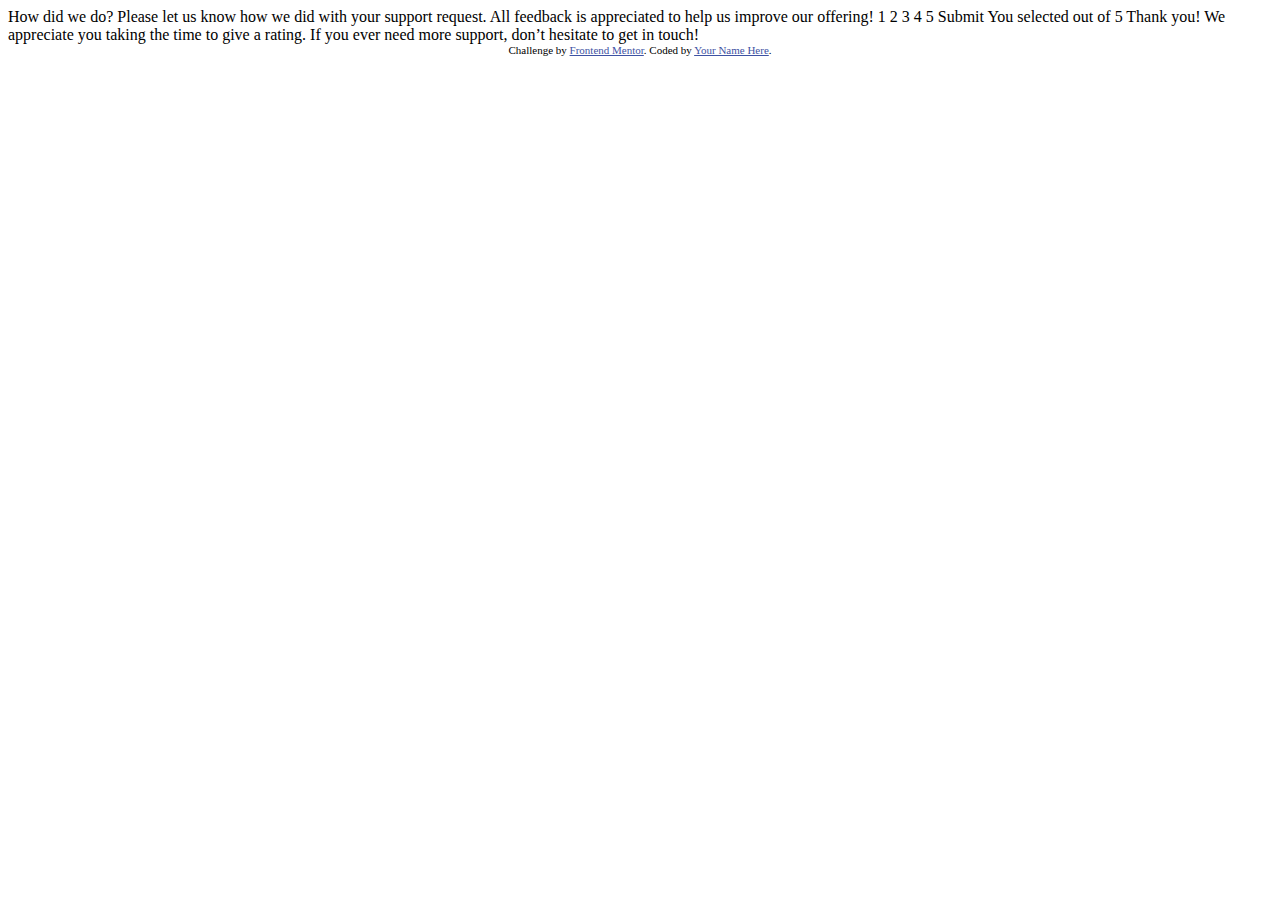
<file: Interactive-rating-component/interactive-rating-component-main/index.html>
<!DOCTYPE html>
<html lang="en">
	<head>
		<meta charset="UTF-8" />
		<meta name="viewport" content="width=device-width, initial-scale=1.0" />
		<!-- displays site properly based on user's device -->

		<link
			rel="icon"
			type="image/png"
			sizes="32x32"
			href="./images/favicon-32x32.png"
		/>

		<title>Frontend Mentor | Interactive rating component</title>

		<!-- Feel free to remove these styles or customise in your own stylesheet 👍 -->
		<style>
			.attribution {
				font-size: 11px;
				text-align: center;
			}
			.attribution a {
				color: hsl(228, 45%, 44%);
			}
		</style>
	</head>
	<body>
		<!-- Rating state start -->

		How did we do? Please let us know how we did with your support request. All
		feedback is appreciated to help us improve our offering! 1 2 3 4 5 Submit

		<!-- Rating state end -->

		<!-- Thank you state start -->

		You selected
		<!-- Add rating here -->
		out of 5 Thank you! We appreciate you taking the time to give a rating. If
		you ever need more support, don’t hesitate to get in touch!

		<!-- Thank you state end -->

		<div class="attribution">
			Challenge by
			<a href="https://www.frontendmentor.io?ref=challenge" target="_blank"
				>Frontend Mentor</a
			>. Coded by <a href="#">Your Name Here</a>.
		</div>
	</body>
</html>
</file>
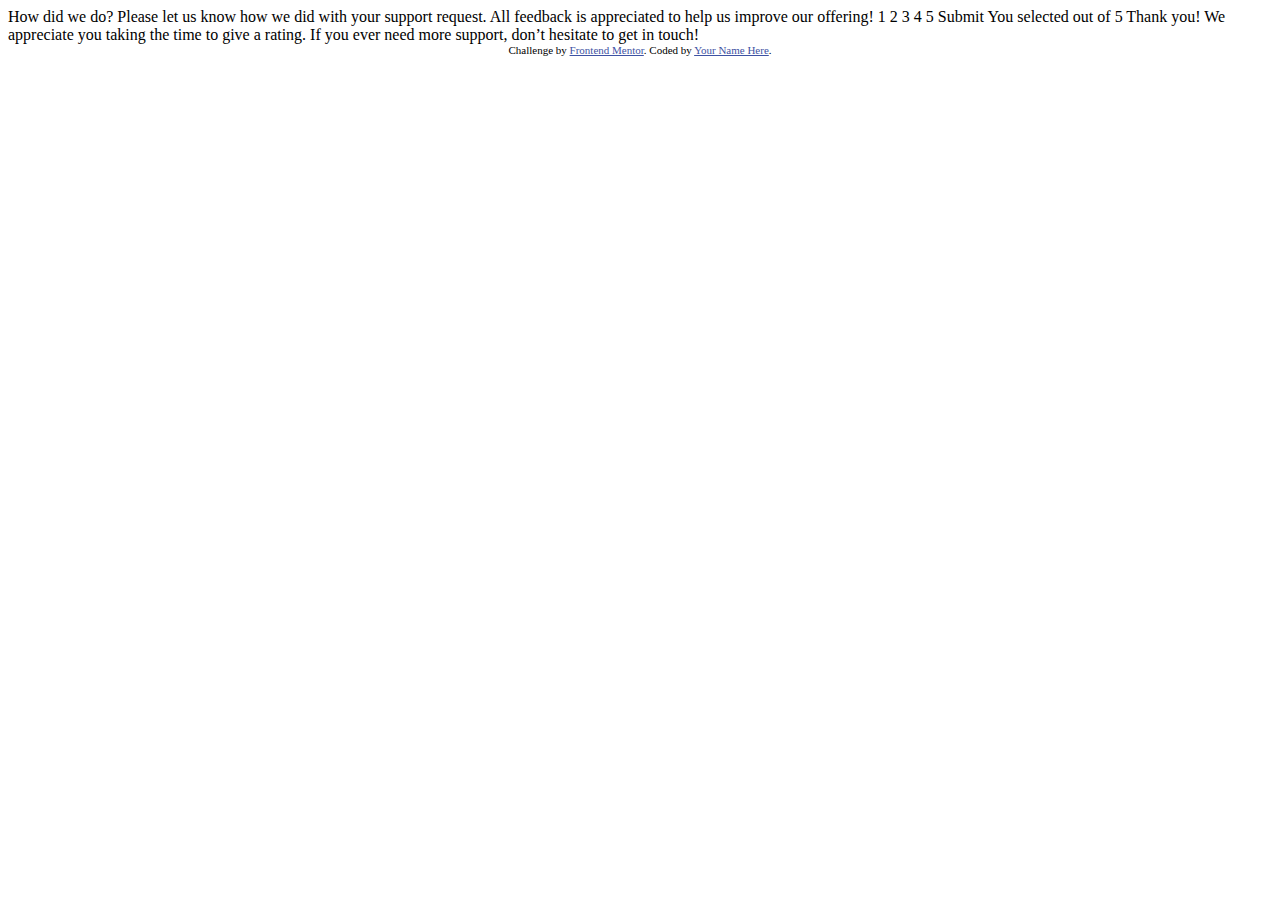
<file: Interactive-rating-component/interactive-rating-component-main/images/index.html>
<!DOCTYPE html>
<html lang="en">
<head>
  <meta charset="UTF-8">
  <meta name="viewport" content="width=device-width, initial-scale=1.0"> <!-- displays site properly based on user's device -->

  <link rel="icon" type="image/png" sizes="32x32" href="./images/favicon-32x32.png">
  
  <title>Frontend Mentor | Interactive rating component</title>

  <!-- Feel free to remove these styles or customise in your own stylesheet 👍 -->
  <style>
    .attribution { font-size: 11px; text-align: center; }
    .attribution a { color: hsl(228, 45%, 44%); }
  </style>
</head>
<body>

  <!-- Rating state start -->

  How did we do?

  Please let us know how we did with your support request. All feedback is appreciated 
  to help us improve our offering!

  1 2 3 4 5

  Submit

  <!-- Rating state end -->

  <!-- Thank you state start -->

  You selected <!-- Add rating here --> out of 5

  Thank you!

  We appreciate you taking the time to give a rating. If you ever need more support, 
  don’t hesitate to get in touch!

  <!-- Thank you state end -->

  
  <div class="attribution">
    Challenge by <a href="https://www.frontendmentor.io?ref=challenge" target="_blank">Frontend Mentor</a>. 
    Coded by <a href="#">Your Name Here</a>.
  </div>
</body>
</html>
</file>
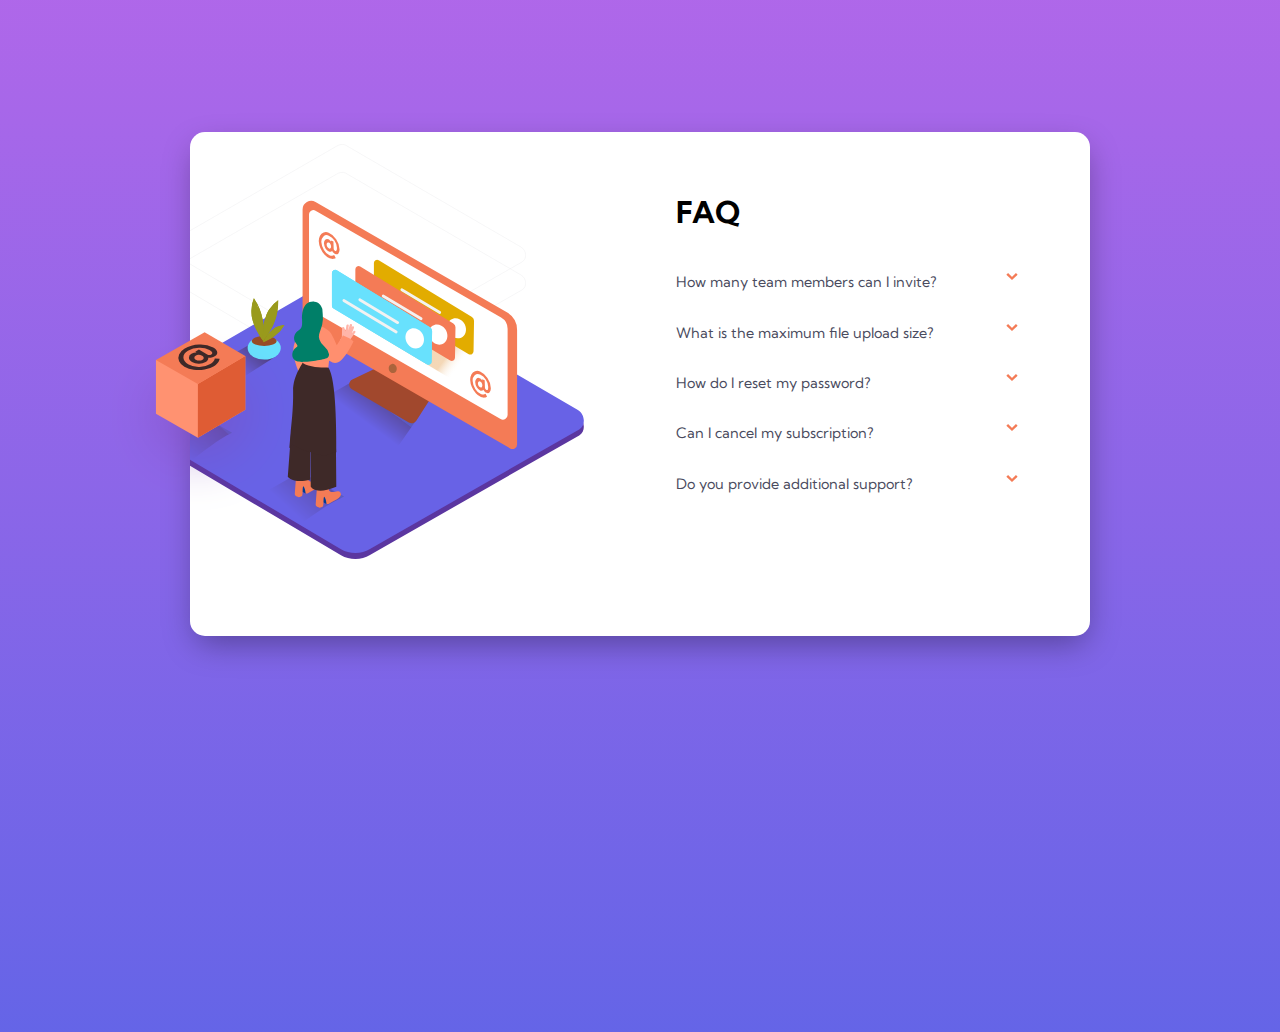
<file: FAQ-accordion-card/FAQ.html>
<!DOCTYPE html>
<html lang="en">
  <head>
    <meta charset="UTF-8" />
    <meta name="viewport" content="width=device-width, initial-scale=1.0" />
    <link
      rel="icon"
      type="image/png"
      sizes="32x32"
      href="images/favicon-32x32.png"
    />
    <link rel="stylesheet" href="FAQ.css" />
    <title>FAQ Accordion Card</title>
  </head>
  <body>
    <main class="main-container">
      <section class="img-section">
        <section class="img-section-center">
          <img
            class="container-img"
            src="images/illustration-woman-online-desktop.svg"
            alt=""
          />
        </section>
        <img
          class="container-img-2"
          src="images/illustration-box-desktop.svg"
          alt=""
        />
      </section>
      <section class="faq-section">
        <h1>FAQ</h1>
        <!-- Q List -->
        <section class="main-list">
          <!-- Q 1 -->
          <div class="main-item">
            <div class="question">
              <p class="question-p">How many team members can I invite?</p>

              <div class="arrow"></div>
            </div>
            <p class="answer">
              You can invite up to 2 additional users on the Free plan. There is
              no limit on team members for the Premium plan.
            </p>
          </div>
          <!-- Q 2 -->
          <div class="main-item">
            <div class="question">
              <p>What is the maximum file upload size?</p>

              <div class="arrow"></div>
            </div>

            <p class="answer">
              No more than 2GB. All files in your account must fit your allotted
              storage space.
            </p>
          </div>
          <!-- Q 3 -->
          <div class="main-item">
            <div class="question">
              <p>How do I reset my password?</p>
              <div class="arrow"></div>
            </div>
            <p class="answer">
              Click “Forgot password” from the login page or “Change password”
              from your profile page. A reset link will be emailed to you.
            </p>
          </div>
          <!-- Q 4 -->
          <div class="main-item">
            <div class="question">
              <p>Can I cancel my subscription?</p>
              <div class="arrow"></div>
            </div>
            <p class="answer">
              Yes! Send us a message and we’ll process your request no questions
              asked.
            </p>
          </div>
          <!-- Q 5 -->
          <div class="main-item">
            <div class="question">
              <p>Do you provide additional support?</p>
              <div class="arrow"></div>
            </div>
            <p class="answer">
              Chat and email support is available 24/7. Phone lines are open
              during normal business hours.
            </p>
          </div>
        </section>
      </section>
    </main>
    <script
      src="https://cdnjs.cloudflare.com/ajax/libs/jquery/3.6.0/jquery.min.js"
      integrity="sha512-894YE6QWD5I59HgZOGReFYm4dnWc1Qt5NtvYSaNcOP+u1T9qYdvdihz0PPSiiqn/+/3e7Jo4EaG7TubfWGUrMQ=="
      crossorigin="anonymous"
      referrerpolicy="no-referrer"
    ></script>
    <script src="FAQ.js"></script>
  </body>
</html>
</file>
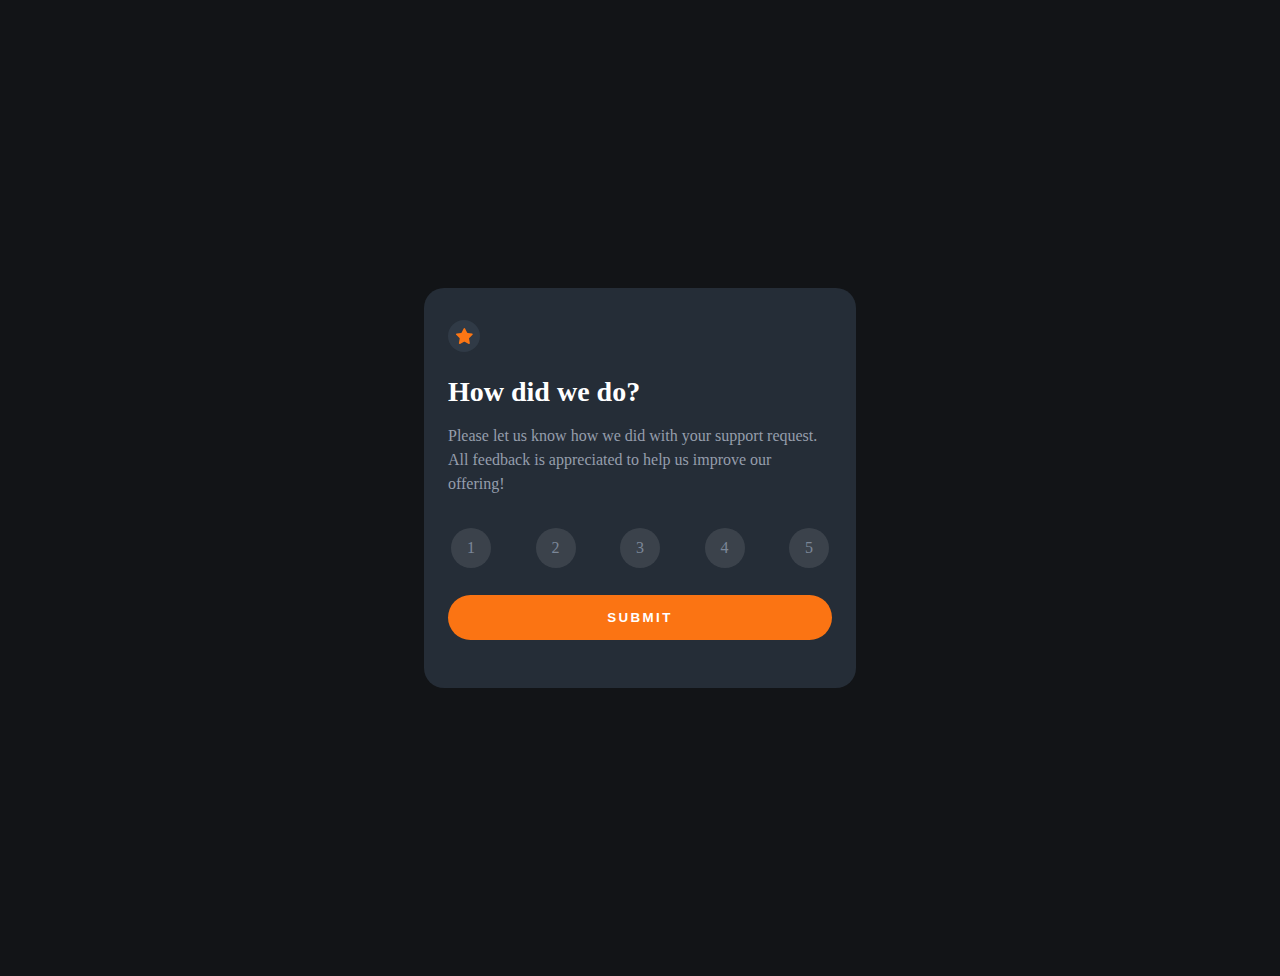
<file: interactive-rating-component/interactive.html>
<!DOCTYPE html>
<html lang="en">
  <head>
    <meta charset="UTF-8" />
    <meta name="viewport" content="width=device-width, initial-scale=1.0" />
    <title>Interactive rating component</title>
    <link rel="stylesheet" sype="text/css" href="interactive.css" />
  </head>
  <body>
    <div class="rating-state">
      <div class="choose-modal">
        <div class="star">
          <img src="./images/icon-star.svg" alt="star-icon" />
        </div>
        <div class="question">How did we do?</div>
        <p class="content">
          Please let us know how we did with your support request. All feedback
          is appreciated to help us improve our offering!
        </p>
        <div class="rating-numbers">
          <input value="1" type="radio" name="ratings" id="rating1" />
          <label for="rating1">1</label>

          <input value="2" type="radio" name="ratings" id="rating2" />
          <label for="rating2">2</label>

          <input value="3" type="radio" name="ratings" id="rating3" />
          <label for="rating3">3</label>

          <input value="4" type="radio" name="ratings" id="rating4" />
          <label for="rating4">4</label>

          <input value="5" type="radio" name="ratings" id="rating5" />
          <label for="rating5">5</label>

          <button disabled class="submit">SUBMIT</button>
        </div>
      </div>

      <div class="result-modal hidden">
        <div class="illust">
          <img src="./images/illustration-thank-you.svg" alt="illust" />
        </div>
        <div class="selection-mention">
          <!-- <p class="selection-letters">You selected out of 5</p> -->
        </div>
        <p class="thanks">Thank you!</p>
        <p class="msg">
          We appreciate you taking the time to give a rating. If you ever need
          more support, don't hesitate to get in touch!
        </p>
      </div>
    </div>

    <script src="interactive.js"></script>
  </body>
</html>
</file>
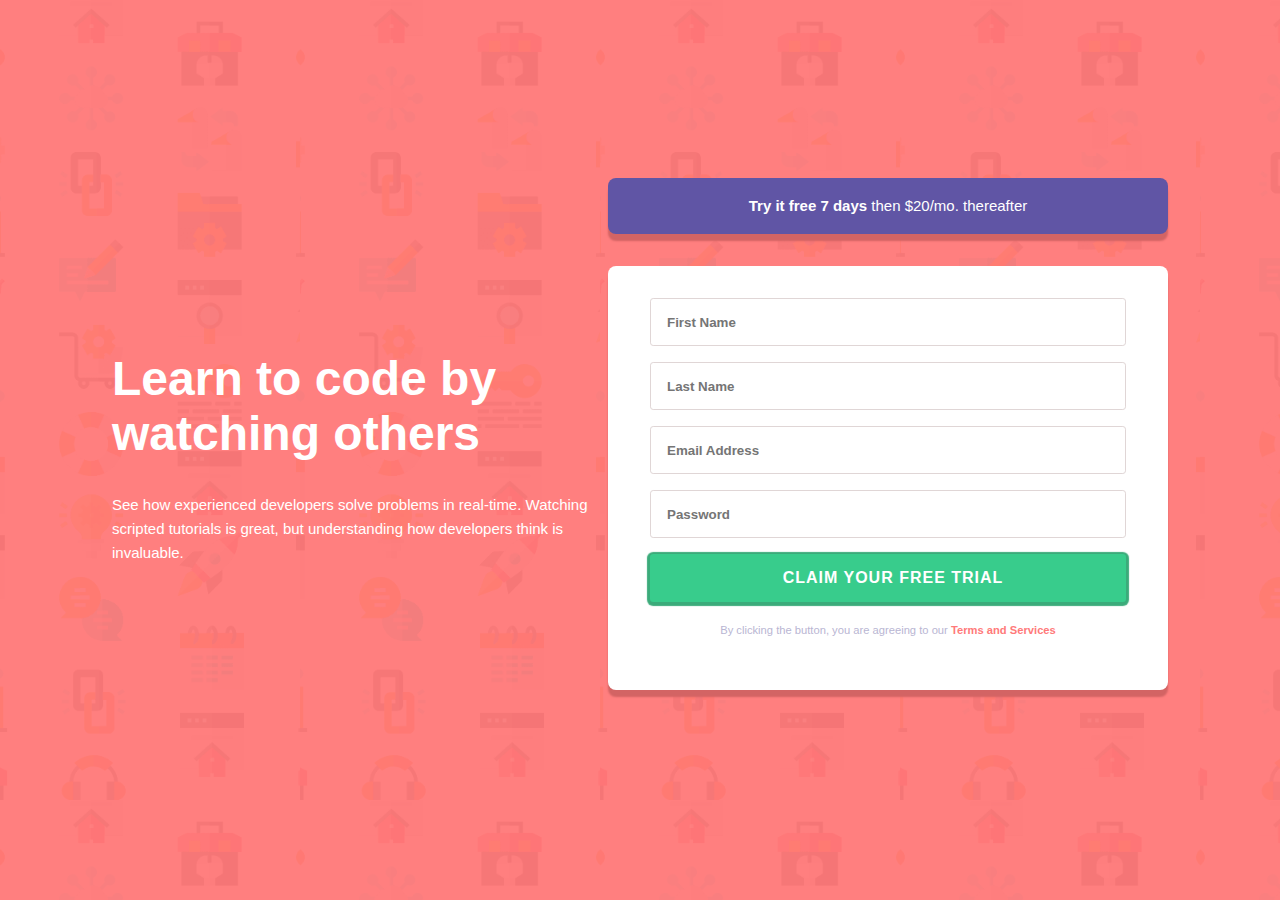
<file: Intro-component-with-sign-up-form/intro-component.html>
<!DOCTYPE html>
<html lang="en">
  <head>
    <meta charset="UTF-8" />
    <meta name="viewport" content="width=device-width, initial-scale=1.0" />
    <title>Intro component with sign up form</title>
    <link rel="stylesheet" sype="text/css" href="intro-component.css" />
  </head>
  <body>
    <div class="main-container">
      <div class="explain">
        <h1>Learn to code by watching others</h1>
        <p>
          See how experienced developers solve problems in real-time. Watching
          scripted tutorials is great, but understanding how developers think is
          invaluable.
        </p>
      </div>
      <div class="forms">
        <button class="try-btn">
          <p><b>Try it free 7 days</b> then $20/mo. thereafter</p>
        </button>
        <form class="input-form" id="form">
          <input
            type="text"
            name="firstname"
            id="firstName"
            placeholder="First Name"
          />
          <img
            src="./images/icon-error.svg"
            class="error-icon"
            alt="error-icon"
          />
          <div class="error-msg" id="firstname-msg"></div>
          <input
            type="text"
            name="lastname"
            id="lasttName"
            placeholder="Last Name"
          />
          <img
            src="./images/icon-error.svg"
            class="error-icon"
            alt="error-icon"
          />
          <div class="error-msg" id="lastname-msg"></div>
          <input
            type="email"
            name="email"
            id="email"
            placeholder="Email Address"
          />
          <img
            src="./images/icon-error.svg"
            class="error-icon"
            alt="error-icon"
          />
          <div class="error-msg" id="email-msg">
            Looks like this is not an email
          </div>
          <input
            type="password"
            name="password"
            id="password"
            placeholder="Password"
          />
          <img
            src="./images/icon-error.svg"
            class="error-icon"
            alt="error-icon"
          />
          <div class="error-msg" id="password-msg">
            Password cannot be empty
          </div>
          <input
            type="submit"
            name="submit"
            id="submit-btn"
            class="submit-btn"
            value="Claim your free trial"
          />
          <p>
            By clicking the button, you are agreeing to our
            <span>Terms and Services</span>
          </p>
        </form>
      </div>
    </div>
    <script src="intro-component.js"></script>
  </body>
</html>
</file>
<file: FAQ-accordion-card/FAQ.css>
@import url("https://fonts.googleapis.com/css2?family=Kumbh+Sans:wght@400;700&display=swap");

:root {
  --very-dark-desaturated-blue: hsl(238, 29%, 16%);
  --soft-red: hsl(14, 88%, 65%);
  --soft-violet: hsl(273, 75%, 66%);
  --soft-blue: hsl(240, 73%, 65%);
  --very-dark-grayish-blue: hsl(237, 12%, 33%);
  --dark-grayish-blue: hsl(240, 6%, 50%);
  --light-grayish-blue: hsl(240, 5%, 91%);
  --white: white;
  --body-font: "Kumbh Sans", sans-serif;
}

* {
  margin: 0;
  padding: 0;
}
html {
  font-size: 12px;
}

body {
  -ms-overflow-style: none; /* for Internet Explorer, Edge */
  scrollbar-width: none; /* for Firefox */
  overflow-y: scroll;
  box-sizing: border-box;
  background: linear-gradient(180deg, var(--soft-violet), var(--soft-blue));
  background-size: cover;
  min-height: 100vh;
  font-family: var(--body-font);
}
body::-webkit-scrollbar {
  display: none; /* for Chrome, Safari, and Opera */
}

ul {
  list-style: none;
}

.hidden {
  display: none;
}

.main-container {
  background-color: var(--white);
  max-width: 900px;
  width: 90%;
  border-radius: 15px;
  margin: 0 auto;
  margin-top: 11rem;
  display: grid;
  grid-template-columns: repeat(2, 1fr);
  min-height: 42rem;
  height: 100%;
  -webkit-box-shadow: 1px 12px 32px -5px rgba(0, 0, 0, 0.34);
  box-shadow: 1px 12px 32px -5px rgba(0, 0, 0, 0.34);
}

/* IMG Container */

.img-section {
  position: relative;
  background-image: url("images/bg-pattern-desktop.svg");
  background-repeat: no-repeat;
  background-size: 80%;
  background-position: top 1rem left -2rem;
}

.img-section-center {
  overflow-x: hidden;
}

.container-img {
  display: block;
  margin-top: 5.7rem;
  margin-left: -6.5rem;
}

.container-img-2 {
  display: block;
  margin-left: -19%;
  margin-top: -51%;
}

/* FAQ */
h1 {
  margin-top: 5.1rem;
  margin-left: 3rem;
  font-size: 2.5rem;
}

.main-list {
  display: grid;
  grid-template-columns: 1fr;
  margin-left: 3rem;
  margin-right: 3rem;
  margin-top: 3.5rem;
  gap: 0.2rem;
}

/* Q List */

.main-item {
  display: flex;
  flex-direction: column;
  cursor: pointer;
}

.main-item p {
  font-size: 1.2rem;
}

.arrow-block {
  width: 2rem;
  text-align: center;
  height: inherit;
}
.arrow {
  background-image: url("images/icon-arrow-down.svg");
  background-repeat: no-repeat;
  background-size: 25%;
  width: 4rem;
  height: 4rem;
}

.arrow.rotate {
  -webkit-transform: rotate(180deg);
  -moz-transform: rotate(180deg);
  -ms-transform: rotate(180deg);
  -o-transform: rotate(180deg);
  transform: rotate(180deg);
  transform-origin: 12% 10%;
}

.question {
  display: flex;
  flex-direction: row;
  justify-content: space-between;
  color: var(--very-dark-grayish-blue);
  transition: all ease-in-out 0.3s;
}
.question.active {
  font-weight: 700;
}

.answer {
  display: none;
}
.answer.shown {
  display: inline;
  padding-bottom: 1.5rem;
  padding-right: 20px;
  margin-top: -1.5rem;
  padding-bottom: 3rem;
  font-size: 1rem;
  color: var(--very-dark-grayish-blue);
}

@media (hover: hover) {
  .question:hover {
    color: var(--soft-red);
    transition: all ease-in-out 0.3s;
  }
}

@media screen and (max-width: 1025px) {
  .main-container {
    grid-template-columns: 1fr;
    grid-template-rows: 17rem 1fr;
    justify-items: center;
    margin-top: 25%;
    width: 70%;
    min-height: 55rem;
  }

  .img-section {
    background-size: 90%;
    background-position: top 100% left 10%;
  }
  .img-section-center {
    overflow-x: initial;
  }

  .container-img {
    margin-top: -15rem;
    margin-left: initial;
  }

  .container-img-2 {
    margin-left: -5%;
    margin-top: -51%;
  }

  .faq-section {
    width: 80%;
  }

  .question {
    gap: 2rem;
  }
  .question.active {
    gap: 2rem;
    width: inherit;
  }

  .arrow.rotate {
    transform-origin: 0 10%;
  }
}

@media screen and (max-width: 700px) {
  .main-container {
    margin-top: 35%;
    grid-template-rows: 10rem 1fr;
  }

  .faq-section {
    width: 100%;
  }
  .img-section {
    background-size: 80%;
  }

  .container-img {
    margin-top: -13rem;
    margin-left: 2rem;
    width: 90%;
  }
}

@media screen and (max-width: 700px) {
  .main-container {
    margin-top: 45%;
    width: 90%;
  }
}
</file>
<file: interactive-rating-component/interactive.css>
body {
  background-color: hsl(216, 12%, 8%);
  font-family: "Overpass";
  display: flex;
  justify-content: center;
  align-items: center;
  height: 60rem;
}

.rating-state {
  background-color: hsl(213, 19%, 18%);
  width: 24rem;
  height: 24rem;
  padding: 1rem 1.5rem 0rem 1.5rem;
  border-radius: 20px;
}

.star {
  height: 2rem;
  width: 2rem;
  background-color: hsl(213, 19%, 23%);
  border-radius: 50%;
  display: flex;
  justify-content: center;
  align-items: center;
  margin-top: 1rem;
}

.question {
  color: white;
  font-weight: 700;
  font-size: 1.75rem;
  margin-top: 1.5rem;
}

.content {
  color: hsl(217, 12%, 63%);
  line-height: 1.5rem;
  margin-bottom: 1.8rem;
}

.rating-numbers {
  display: flex;
  justify-content: space-between;
  align-items: center;
  flex-wrap: wrap;
}

label {
  display: flex;
  align-items: center;
  justify-content: center;
  width: 40px;
  height: 40px;
  margin: 3px;
  border-radius: 50%;
  background-color: hsla(0, 0%, 100%, 0.1);
  color: hsl(216, 12%, 54%);
}

label:hover {
  background-color: hsl(25, 97%, 53%);
  color: white;
}

input {
  display: none;
}

input:checked + label {
  background-color: hsl(217, 12%, 63%);
  color: white;
}

button {
  border: none;
  background-color: hsl(25, 97%, 53%);
  width: 100%;
  height: 2.8rem;
  margin-top: 1.5rem;
  border-radius: 2rem;
  color: white;
  letter-spacing: 0.15rem;
  font-weight: 600;
}

button:hover {
  color: hsl(25, 97%, 53%);
  background-color: white;
  cursor: pointer;
}

.selection-mention {
  margin-top: 1.5rem;
  background-color: hsl(213, 19%, 23%);
  border-radius: 15px;
  height: 2rem;
  width: 12rem;
  display: flex;
  justify-content: center;
  align-items: center;
}

.selection-letters {
  color: hsl(25, 97%, 53%);
}

.thanks {
  color: white;
}
.msg {
  color: white;
  text-align: center;
}

.hidden {
  display: none;
}

.illust {
  display: flex;
  justify-content: center;
  align-items: center;
}
</file>
<file: Intro-component-with-sign-up-form/intro-component.css>
html,
body {
  height: 100%;
}

body {
  font-family: "Poppins", sans-serif;
  background: url("images/bg-intro-mobile.png");
  background-size: cover;
  margin: 0 auto;
  font-size: 16px;
  background-repeat: repeat;
  background-size: auto 50rem;
}

.main-container {
  background: rgba(255, 0, 0, 0.5);
  display: flex;
  align-items: center;
  justify-content: center;
  height: 100%;
  flex-direction: row;
}

.explain {
  color: white;
  width: 30rem;
  text-align: left;
  padding-right: 1rem;
}

h1 {
  font-weight: 900;
  font-size: 3rem;
  margin-top: 5rem;
}

p {
  font-size: 15px;
  margin: 0;
  margin-bottom: 4rem;
  line-height: 1.5rem;
}

button p {
  margin-bottom: 0;
}

.forms {
  width: 35rem;
}

.try-btn {
  width: 100%;
  background: hsl(248, 32%, 49%);
  color: white;
  border: none;
  border-radius: 0.5rem;
  padding: 1rem;
  box-shadow: 0px 7px 2px 0px hsl(0, 56%, 61%);
  cursor: pointer;
}

.input-form {
  padding: 1rem 0;
  display: flex;
  flex-direction: column;
  align-items: center;
  background: white;
  margin: 2rem 0;
  border-radius: 0.5rem;
  box-shadow: 0px 7px 2px 0px hsl(0, 56%, 61%);
}

input {
  box-sizing: border-box;
  font-family: "Poppins", sans-serif;
  font-weight: 600;
  width: 85%;
  height: 3rem;
  margin-top: 1rem;
  padding-left: 1rem;
  border: 1px solid rgb(224, 214, 214);
  border-radius: 0.2rem;
}

.submit-btn {
  font-size: 1rem;
  letter-spacing: 1px;
  text-transform: uppercase;
  background: hsl(154, 59%, 51%);
  border: none;
  box-shadow: 0px 1px 1px 3px hsl(154, 49%, 45%);
  color: white;
  cursor: pointer;
}

.input-form p {
  font-size: 0.7rem;
  padding: 1rem 3rem;
  margin-bottom: 1rem;
  color: hsl(246, 25%, 77%);
}

.input-form span {
  color: hsl(0, 100%, 74%);
  font-weight: 700;
}

.error-icon {
  display: none;
}

.error-msg {
  display: none;
  margin-top: 0.3rem;
  width: 85%;
  text-align: end;
  color: hsl(0, 100%, 74%);
  font-size: 0.7rem;
}

.error input:focus {
  color: hsl(0, 100%, 74%);
}
</file>
